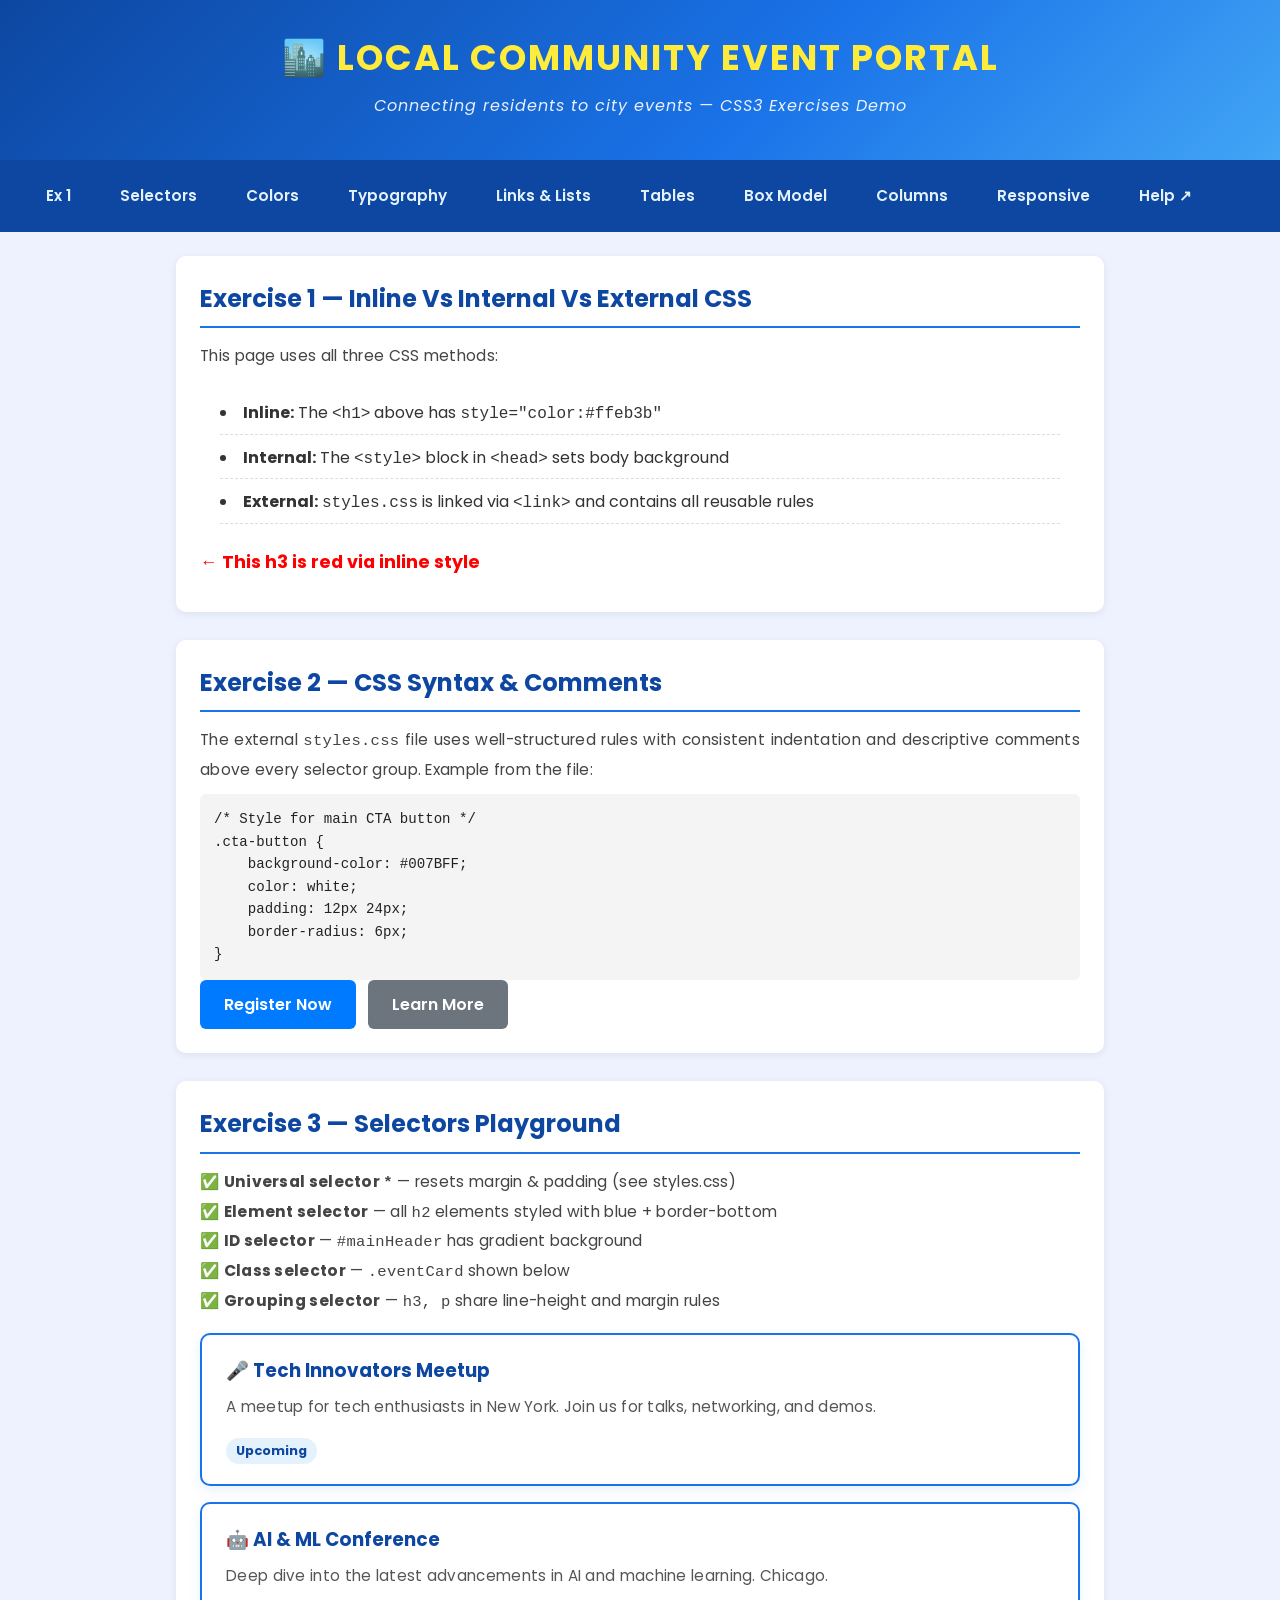
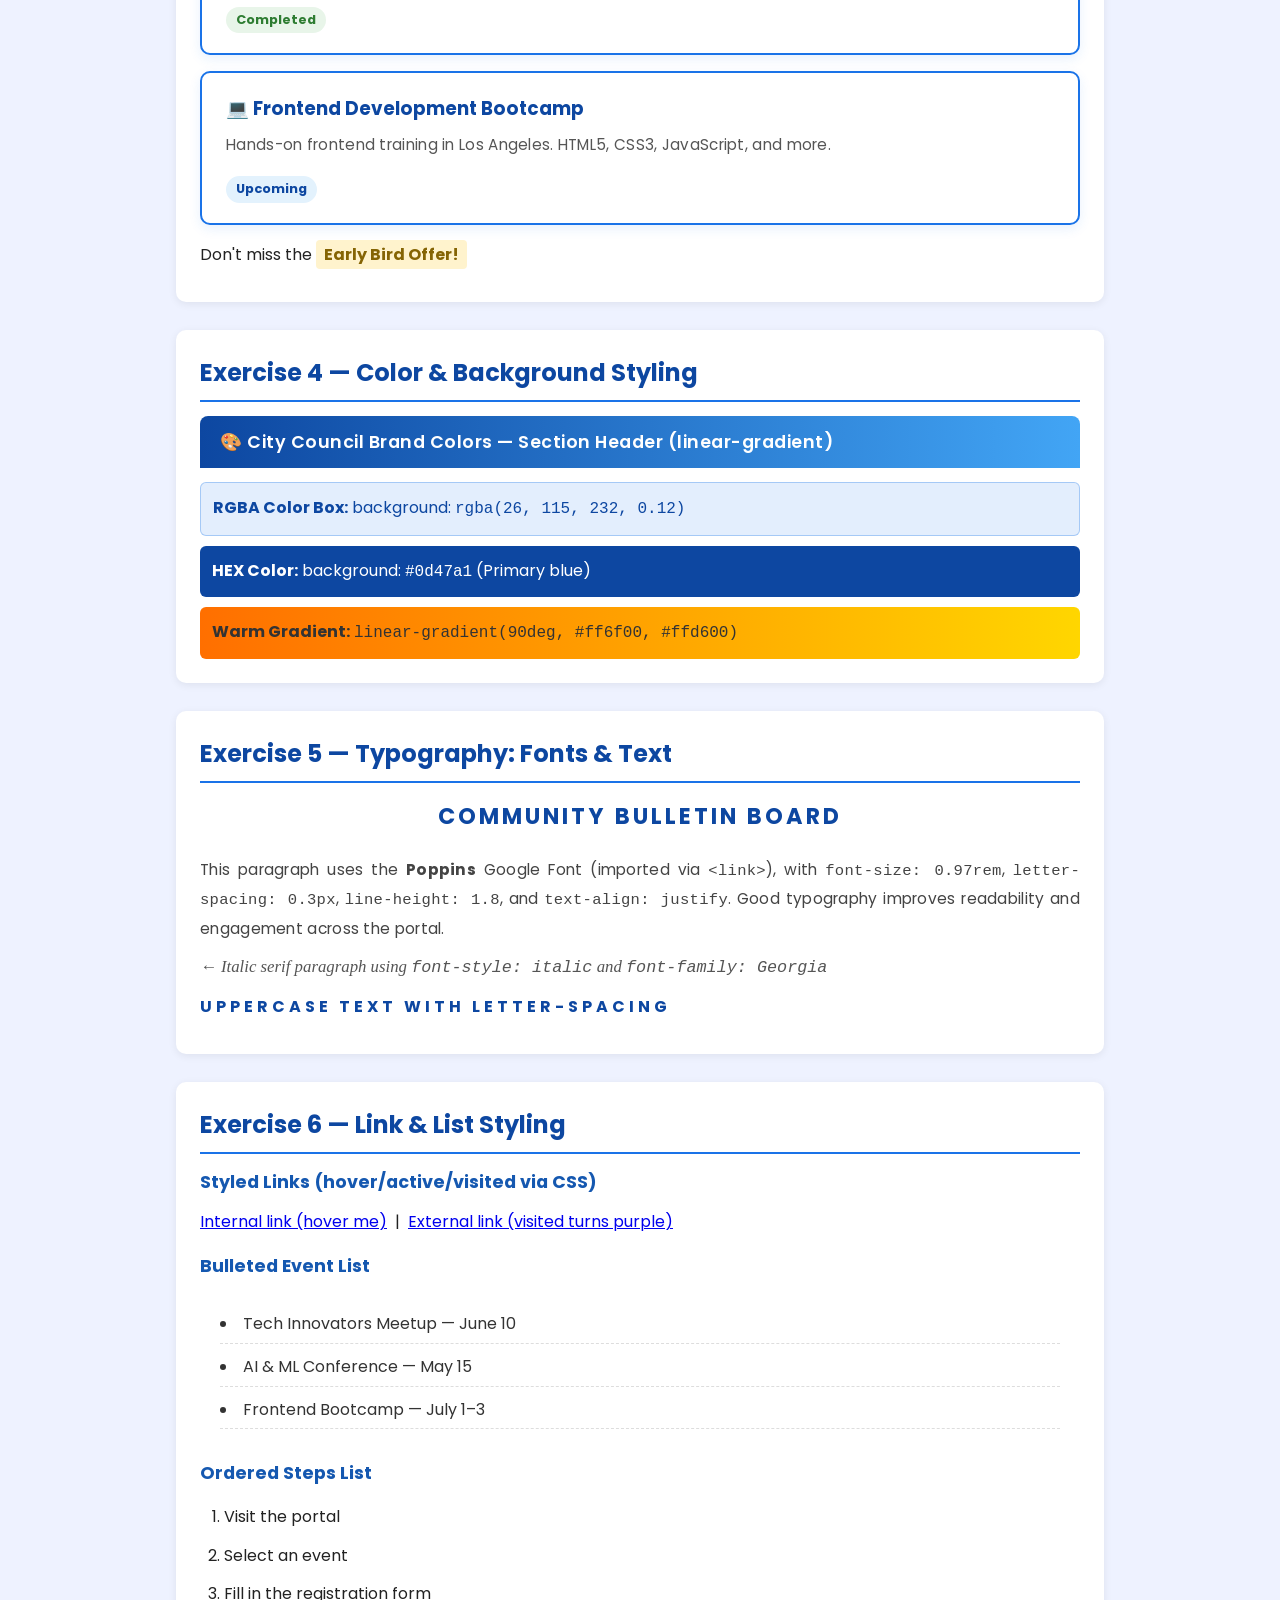
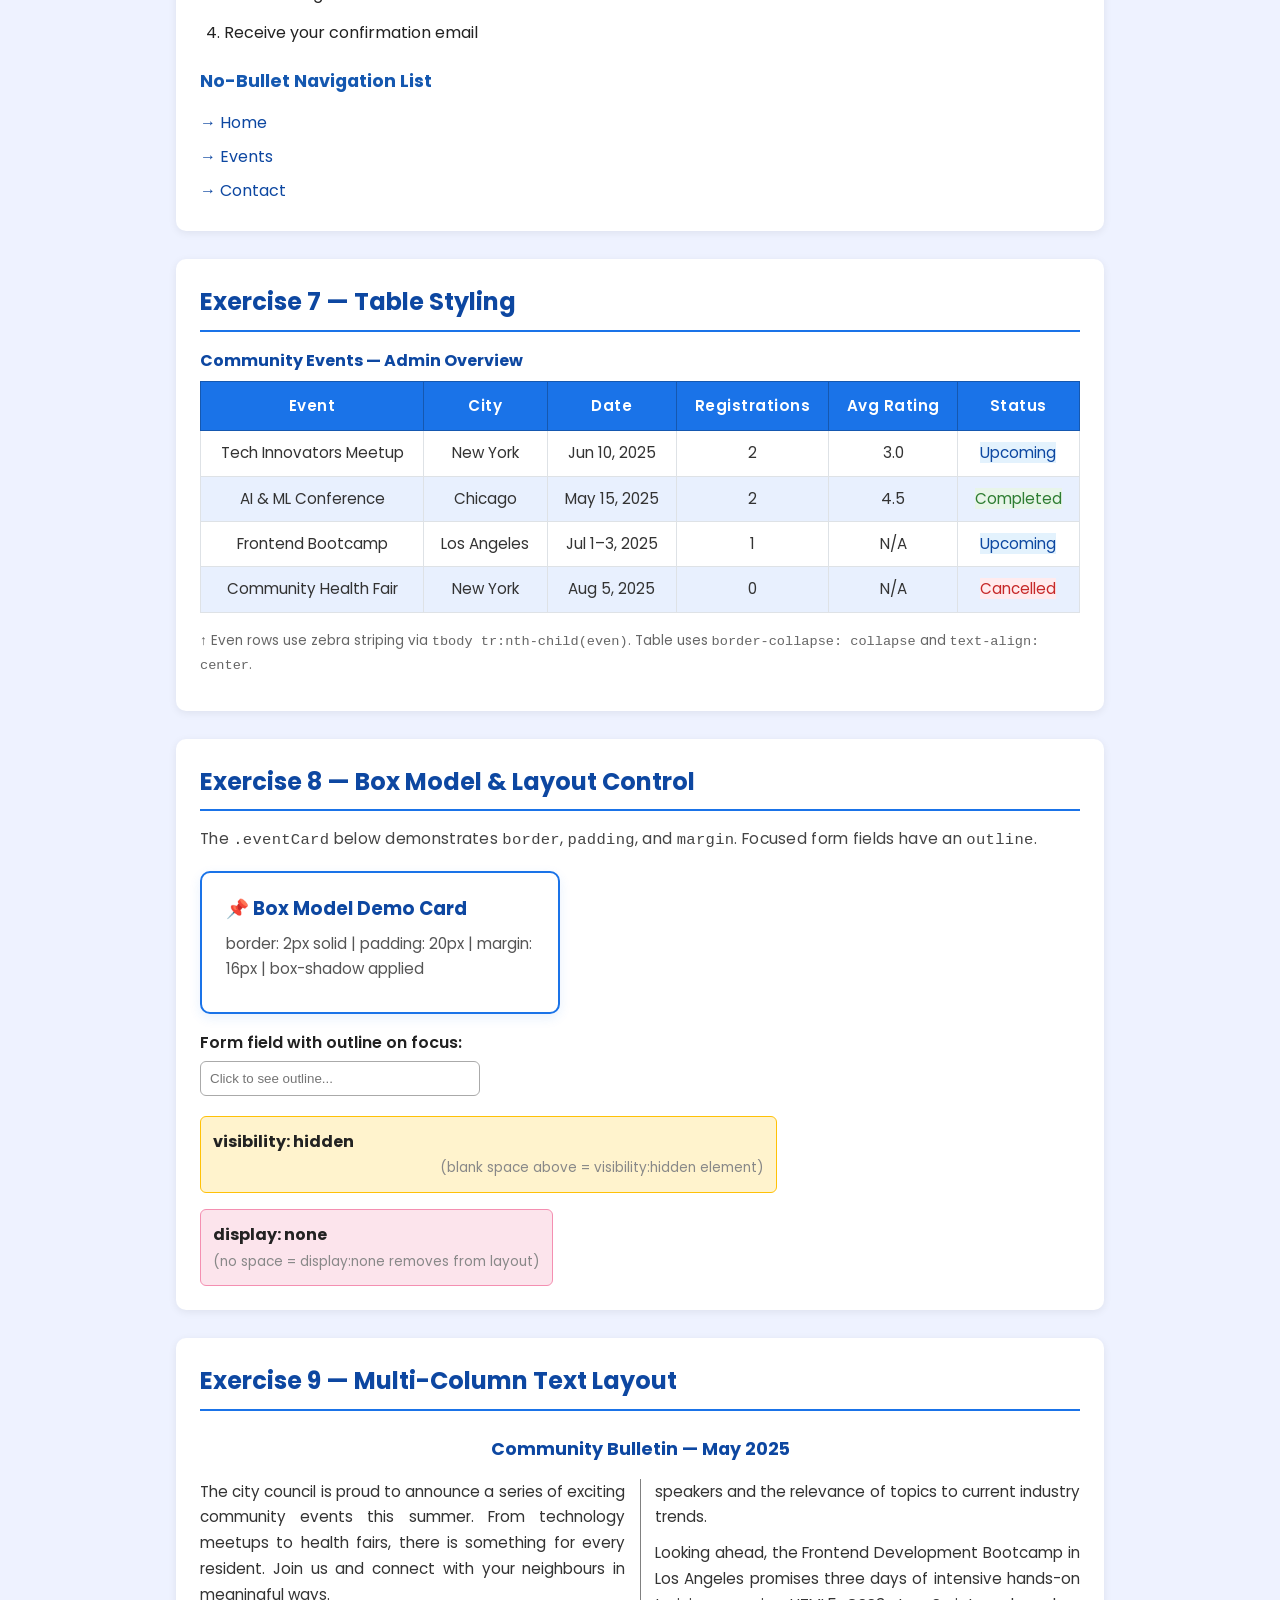
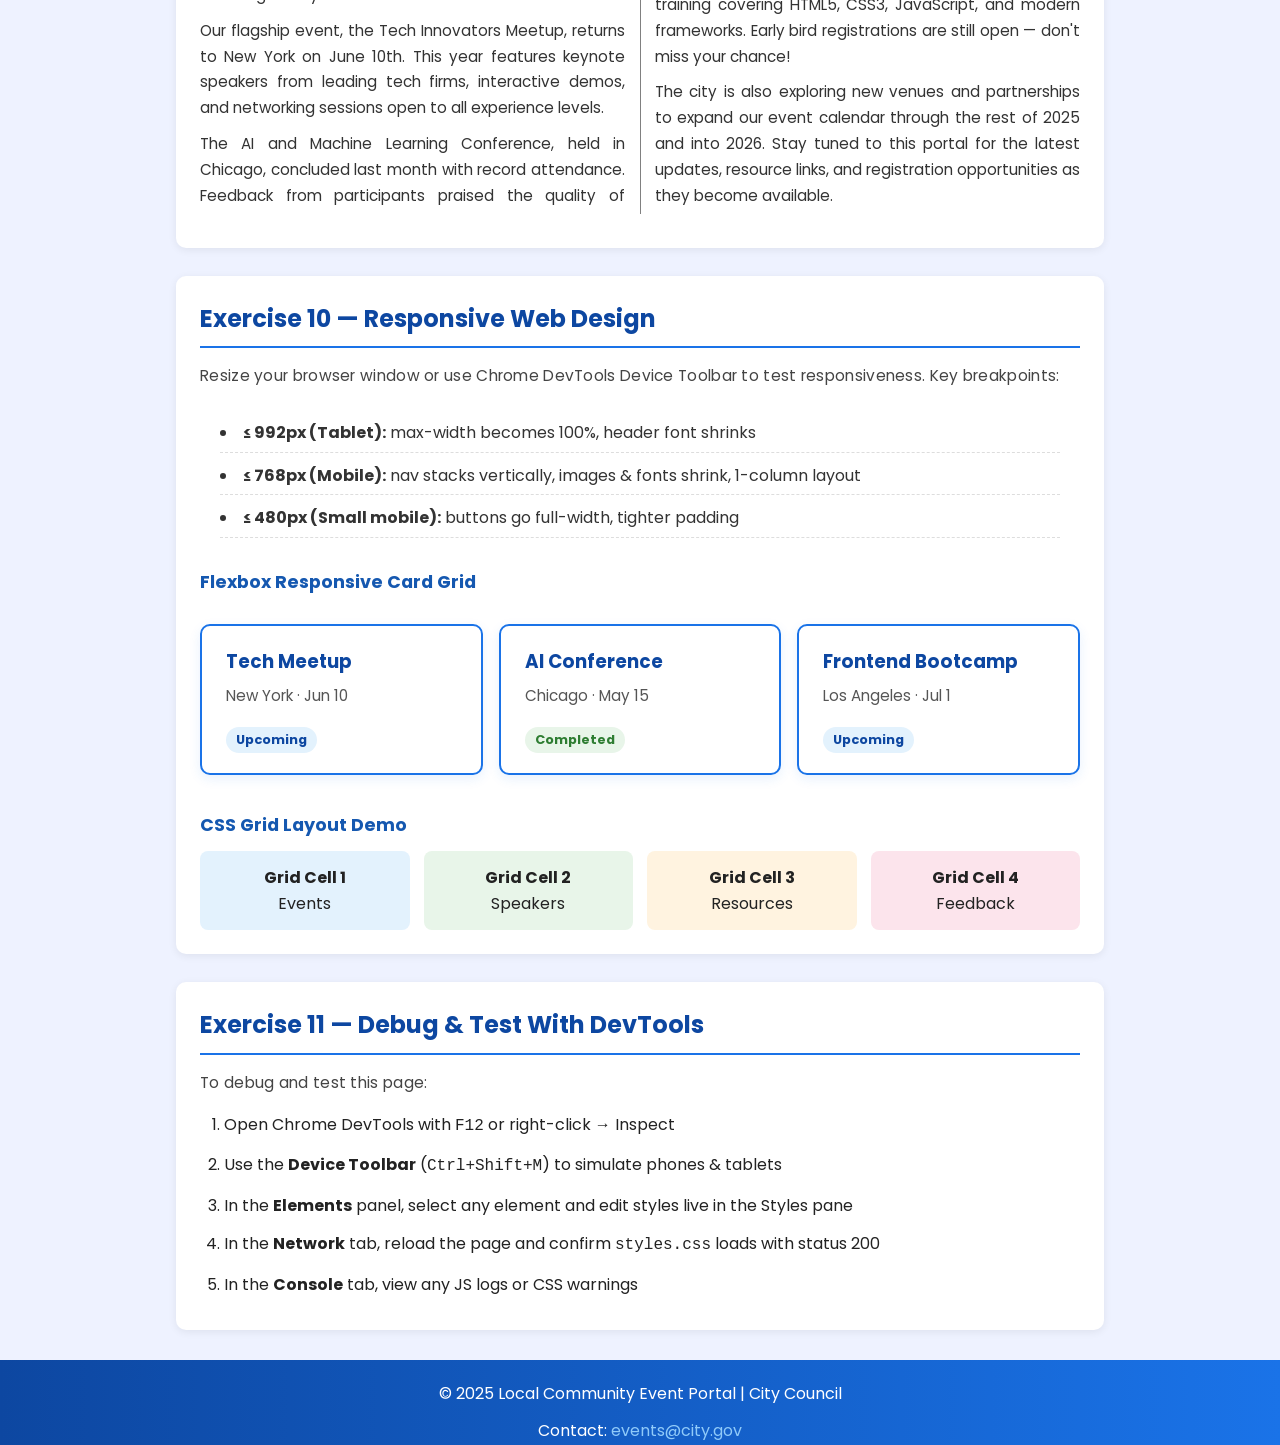
<file: UpSkilling/index.html>
<!DOCTYPE html>
<html lang="en">
<head>
  <meta charset="UTF-8" />
  <meta name="viewport" content="width=device-width, initial-scale=1.0"/>
  <title>Community Event Portal — CSS3 Exercises</title>

  <!-- Exercise 5: Google Font via <link> -->
  <link rel="preconnect" href="https://fonts.googleapis.com"/>
  <link href="https://fonts.googleapis.com/css2?family=Poppins:wght@400;600;700&display=swap" rel="stylesheet"/>

  <!-- Exercise 1: Internal (Embedded) CSS — body background override for demo -->
  <style>
    /* Exercise 1: Inline style demo is on the h1 below in HTML */
    /* This embedded block sets a body background (Exercise 1) */
    body {
      background-color: #eef2ff; /* fallback before external CSS loads */
    }
    /* Exercise 8: Visibility demo */
    .vis-demo-hidden  { visibility: hidden; }
    .vis-demo-none    { display: none; }
  </style>

  <!-- Exercise 1: External Stylesheet linked here -->
  <link rel="stylesheet" href="styles.css"/>
</head>
<body>

  <!-- ===================== HEADER ===================== -->
  <!-- Exercise 3: ID selector #mainHeader | Exercise 4: gradient background in CSS -->
  <header id="mainHeader">
    <!-- Exercise 1: inline style making heading red (demo) -->
    <h1 style="color: #ffeb3b;">🏙️ Local Community Event Portal</h1>
    <p>Connecting residents to city events — CSS3 Exercises Demo</p>
  </header>

  <!-- ===================== NAVIGATION ===================== -->
  <!-- Exercise 6: :link :hover :active :visited | list-style-type none | padding/margin -->
  <nav>
    <ul>
      <li><a href="#ex1">Ex 1</a></li>
      <li><a href="#ex3">Selectors</a></li>
      <li><a href="#ex4">Colors</a></li>
      <li><a href="#ex5">Typography</a></li>
      <li><a href="#ex6">Links &amp; Lists</a></li>
      <li><a href="#ex7">Tables</a></li>
      <li><a href="#ex8">Box Model</a></li>
      <li><a href="#ex9">Columns</a></li>
      <li><a href="#ex10">Responsive</a></li>
      <li><a href="help.html" target="_blank">Help ↗</a></li>
    </ul>
  </nav>

  <main>

    <!-- ===================== EXERCISE 1 ===================== -->
    <section id="ex1">
      <h2>Exercise 1 — Inline vs Internal vs External CSS</h2>
      <p class="description-text">
        This page uses all three CSS methods:
      </p>
      <ul class="event-list">
        <li><strong>Inline:</strong> The <code>&lt;h1&gt;</code> above has <code>style="color:#ffeb3b"</code></li>
        <li><strong>Internal:</strong> The <code>&lt;style&gt;</code> block in <code>&lt;head&gt;</code> sets body background</li>
        <li><strong>External:</strong> <code>styles.css</code> is linked via <code>&lt;link&gt;</code> and contains all reusable rules</li>
      </ul>
      <!-- Exercise 1: inline red heading demo -->
      <h3 style="color: red; margin-top:10px;">← This h3 is red via inline style</h3>
    </section>

    <!-- ===================== EXERCISE 2 ===================== -->
    <section id="ex2">
      <h2>Exercise 2 — CSS Syntax &amp; Comments</h2>
      <p class="description-text">
        The external <code>styles.css</code> file uses well-structured rules with consistent
        indentation and descriptive comments above every selector group.
        Example from the file:
      </p>
      <pre style="background:#f4f4f4;padding:14px;border-radius:6px;font-size:0.88rem;overflow:auto;">
/* Style for main CTA button */
.cta-button {
    background-color: #007BFF;
    color: white;
    padding: 12px 24px;
    border-radius: 6px;
}</pre>
      <a href="#" class="cta-button">Register Now</a>
      <a href="#" class="cta-button secondary" style="margin-left:8px;">Learn More</a>
    </section>

    <!-- ===================== EXERCISE 3 ===================== -->
    <section id="ex3">
      <h2>Exercise 3 — Selectors Playground</h2>

      <!-- Universal * already applied via styles.css -->
      <p class="description-text">
        ✅ <strong>Universal selector <code>*</code></strong> — resets margin &amp; padding (see styles.css)<br/>
        ✅ <strong>Element selector</strong> — all <code>h2</code> elements styled with blue + border-bottom<br/>
        ✅ <strong>ID selector</strong> — <code>#mainHeader</code> has gradient background<br/>
        ✅ <strong>Class selector</strong> — <code>.eventCard</code> shown below<br/>
        ✅ <strong>Grouping selector</strong> — <code>h3, p</code> share line-height and margin rules
      </p>

      <!-- Class selector: .eventCard -->
      <div class="eventCard">
        <h3>🎤 Tech Innovators Meetup</h3>
        <p class="description-text">A meetup for tech enthusiasts in New York. Join us for talks, networking, and demos.</p>
        <span class="badge upcoming">Upcoming</span>
      </div>

      <div class="eventCard">
        <h3>🤖 AI &amp; ML Conference</h3>
        <p class="description-text">Deep dive into the latest advancements in AI and machine learning. Chicago.</p>
        <span class="badge completed">Completed</span>
      </div>

      <div class="eventCard">
        <h3>💻 Frontend Development Bootcamp</h3>
        <p class="description-text">Hands-on frontend training in Los Angeles. HTML5, CSS3, JavaScript, and more.</p>
        <span class="badge upcoming">Upcoming</span>
      </div>

      <!-- Highlight class demo -->
      <p>Don't miss the <span class="highlight">Early Bird Offer!</span></p>
    </section>

    <!-- ===================== EXERCISE 4 ===================== -->
    <section id="ex4">
      <h2>Exercise 4 — Color &amp; Background Styling</h2>

      <div class="section-gradient-header">🎨 City Council Brand Colors — Section Header (linear-gradient)</div>

      <div class="rgba-box" style="margin-top:14px;">
        <strong>RGBA Color Box:</strong> background: <code>rgba(26, 115, 232, 0.12)</code>
      </div>

      <div style="margin-top:10px; padding:12px; background-color:#0d47a1; color:white; border-radius:6px;">
        <strong>HEX Color:</strong> background: <code>#0d47a1</code> (Primary blue)
      </div>

      <div style="margin-top:10px; padding:12px; background: linear-gradient(90deg,#ff6f00,#ffd600); border-radius:6px; color:#333;">
        <strong>Warm Gradient:</strong> <code>linear-gradient(90deg, #ff6f00, #ffd600)</code>
      </div>
    </section>

    <!-- ===================== EXERCISE 5 ===================== -->
    <section id="ex5">
      <h2>Exercise 5 — Typography: Fonts &amp; Text</h2>

      <!-- Google Font applied via styles.css @link in head -->
      <p class="section-title">Community Bulletin Board</p>

      <p class="description-text">
        This paragraph uses the <strong>Poppins</strong> Google Font (imported via
        <code>&lt;link&gt;</code>), with <code>font-size: 0.97rem</code>,
        <code>letter-spacing: 0.3px</code>, <code>line-height: 1.8</code>,
        and <code>text-align: justify</code>. Good typography improves readability
        and engagement across the portal.
      </p>

      <p style="font-family:'Georgia',serif; font-style:italic; font-size:1.05rem; color:#555; margin-top:10px;">
        ← Italic serif paragraph using <code>font-style: italic</code> and <code>font-family: Georgia</code>
      </p>

      <p style="text-transform:uppercase; letter-spacing:4px; font-weight:700; color:#0d47a1; margin-top:10px;">
        uppercase text with letter-spacing
      </p>
    </section>

    <!-- ===================== EXERCISE 6 ===================== -->
    <section id="ex6">
      <h2>Exercise 6 — Link &amp; List Styling</h2>

      <h3>Styled Links (hover/active/visited via CSS)</h3>
      <p>
        <a href="#ex3">Internal link (hover me)</a> &nbsp;|&nbsp;
        <a href="https://www.example.com" target="_blank">External link (visited turns purple)</a>
      </p>

      <h3 style="margin-top:16px;">Bulleted Event List</h3>
      <ul class="event-list">
        <li>Tech Innovators Meetup — June 10</li>
        <li>AI &amp; ML Conference — May 15</li>
        <li>Frontend Bootcamp — July 1–3</li>
      </ul>

      <h3 style="margin-top:16px;">Ordered Steps List</h3>
      <ol class="steps-list">
        <li>Visit the portal</li>
        <li>Select an event</li>
        <li>Fill in the registration form</li>
        <li>Receive your confirmation email</li>
      </ol>

      <h3 style="margin-top:16px;">No-Bullet Navigation List</h3>
      <ul class="no-bullet">
        <li style="padding:4px 0; color:#0d47a1;">→ Home</li>
        <li style="padding:4px 0; color:#0d47a1;">→ Events</li>
        <li style="padding:4px 0; color:#0d47a1;">→ Contact</li>
      </ul>
    </section>

    <!-- ===================== EXERCISE 7 ===================== -->
    <section id="ex7">
      <h2>Exercise 7 — Table Styling</h2>
      <table>
        <caption>Community Events — Admin Overview</caption>
        <thead>
          <tr>
            <th>Event</th>
            <th>City</th>
            <th>Date</th>
            <th>Registrations</th>
            <th>Avg Rating</th>
            <th>Status</th>
          </tr>
        </thead>
        <tbody>
          <tr>
            <td>Tech Innovators Meetup</td>
            <td>New York</td>
            <td>Jun 10, 2025</td>
            <td>2</td>
            <td>3.0</td>
            <td><span class="badge upcoming">Upcoming</span></td>
          </tr>
          <tr>
            <td>AI &amp; ML Conference</td>
            <td>Chicago</td>
            <td>May 15, 2025</td>
            <td>2</td>
            <td>4.5</td>
            <td><span class="badge completed">Completed</span></td>
          </tr>
          <tr>
            <td>Frontend Bootcamp</td>
            <td>Los Angeles</td>
            <td>Jul 1–3, 2025</td>
            <td>1</td>
            <td>N/A</td>
            <td><span class="badge upcoming">Upcoming</span></td>
          </tr>
          <tr>
            <td>Community Health Fair</td>
            <td>New York</td>
            <td>Aug 5, 2025</td>
            <td>0</td>
            <td>N/A</td>
            <td><span class="badge cancelled">Cancelled</span></td>
          </tr>
        </tbody>
      </table>
      <p style="font-size:0.85rem;color:#666;">
        ↑ Even rows use zebra striping via <code>tbody tr:nth-child(even)</code>. 
        Table uses <code>border-collapse: collapse</code> and <code>text-align: center</code>.
      </p>
    </section>

    <!-- ===================== EXERCISE 8 ===================== -->
    <section id="ex8">
      <h2>Exercise 8 — Box Model &amp; Layout Control</h2>

      <p class="description-text">
        The <code>.eventCard</code> below demonstrates <code>border</code>, <code>padding</code>,
        and <code>margin</code>. Focused form fields have an <code>outline</code>.
      </p>

      <div class="eventCard" style="max-width:360px;">
        <h3>📌 Box Model Demo Card</h3>
        <p>border: 2px solid | padding: 20px | margin: 16px | box-shadow applied</p>
      </div>

      <!-- Outline on form input demo -->
      <label style="display:block;margin-top:14px;font-weight:600;">Form field with outline on focus:</label>
      <input type="text" placeholder="Click to see outline..."
             style="padding:9px;border:1px solid #aaa;border-radius:6px;width:280px;margin-top:5px;"
             onfocus="this.style.outline='3px solid #1a73e8'"
             onblur="this.style.outline='none'"/>

      <!-- visibility: hidden vs display: none -->
      <div style="margin-top:20px; display:flex; gap:16px; flex-wrap:wrap;">
        <div style="background:#fff3cd;padding:12px;border-radius:6px;border:1px solid #ffc107;">
          <strong>visibility: hidden</strong><br/>
          <span class="vis-demo-hidden">I am invisible but take space</span>
          <span style="color:#888;font-size:0.85rem;">(blank space above = visibility:hidden element)</span>
        </div>
        <div style="background:#fce4ec;padding:12px;border-radius:6px;border:1px solid #f48fb1;">
          <strong>display: none</strong><br/>
          <span class="vis-demo-none">I am completely removed</span>
          <span style="color:#888;font-size:0.85rem;">(no space = display:none removes from layout)</span>
        </div>
      </div>
    </section>

    <!-- ===================== EXERCISE 9 ===================== -->
    <section id="ex9">
      <h2>Exercise 9 — Multi-Column Text Layout</h2>
      <article class="news-article">
        <h3>Community Bulletin — May 2025</h3>
        <p>
          The city council is proud to announce a series of exciting community events this summer.
          From technology meetups to health fairs, there is something for every resident.
          Join us and connect with your neighbours in meaningful ways.
        </p>
        <p>
          Our flagship event, the Tech Innovators Meetup, returns to New York on June 10th.
          This year features keynote speakers from leading tech firms, interactive demos,
          and networking sessions open to all experience levels.
        </p>
        <p>
          The AI and Machine Learning Conference, held in Chicago, concluded last month
          with record attendance. Feedback from participants praised the quality of speakers
          and the relevance of topics to current industry trends.
        </p>
        <p>
          Looking ahead, the Frontend Development Bootcamp in Los Angeles promises three days
          of intensive hands-on training covering HTML5, CSS3, JavaScript, and modern frameworks.
          Early bird registrations are still open — don't miss your chance!
        </p>
        <p>
          The city is also exploring new venues and partnerships to expand our event calendar
          through the rest of 2025 and into 2026. Stay tuned to this portal for the latest updates,
          resource links, and registration opportunities as they become available.
        </p>
      </article>
    </section>

    <!-- ===================== EXERCISE 10 ===================== -->
    <section id="ex10">
      <h2>Exercise 10 — Responsive Web Design</h2>
      <p class="description-text">
        Resize your browser window or use Chrome DevTools Device Toolbar to test responsiveness.
        Key breakpoints:
      </p>
      <ul class="event-list">
        <li><strong>≤ 992px (Tablet):</strong> max-width becomes 100%, header font shrinks</li>
        <li><strong>≤ 768px (Mobile):</strong> nav stacks vertically, images &amp; fonts shrink, 1-column layout</li>
        <li><strong>≤ 480px (Small mobile):</strong> buttons go full-width, tighter padding</li>
      </ul>

      <!-- Flexbox responsive demo -->
      <h3 style="margin-top:16px;">Flexbox Responsive Card Grid</h3>
      <div style="display:flex; flex-wrap:wrap; gap:16px; margin-top:10px;">
        <div class="eventCard" style="flex:1 1 200px; min-width:180px;">
          <h3>Tech Meetup</h3>
          <p>New York · Jun 10</p>
          <span class="badge upcoming">Upcoming</span>
        </div>
        <div class="eventCard" style="flex:1 1 200px; min-width:180px;">
          <h3>AI Conference</h3>
          <p>Chicago · May 15</p>
          <span class="badge completed">Completed</span>
        </div>
        <div class="eventCard" style="flex:1 1 200px; min-width:180px;">
          <h3>Frontend Bootcamp</h3>
          <p>Los Angeles · Jul 1</p>
          <span class="badge upcoming">Upcoming</span>
        </div>
      </div>

      <!-- CSS Grid demo -->
      <h3 style="margin-top:20px;">CSS Grid Layout Demo</h3>
      <div style="display:grid; grid-template-columns: repeat(auto-fit, minmax(200px, 1fr)); gap:14px; margin-top:10px;">
        <div style="background:#e3f2fd;padding:14px;border-radius:8px;text-align:center;">
          <strong>Grid Cell 1</strong><br/>Events
        </div>
        <div style="background:#e8f5e9;padding:14px;border-radius:8px;text-align:center;">
          <strong>Grid Cell 2</strong><br/>Speakers
        </div>
        <div style="background:#fff3e0;padding:14px;border-radius:8px;text-align:center;">
          <strong>Grid Cell 3</strong><br/>Resources
        </div>
        <div style="background:#fce4ec;padding:14px;border-radius:8px;text-align:center;">
          <strong>Grid Cell 4</strong><br/>Feedback
        </div>
      </div>
    </section>

    <!-- ===================== EXERCISE 11 ===================== -->
    <section id="ex11">
      <h2>Exercise 11 — Debug &amp; Test with DevTools</h2>
      <p class="description-text">
        To debug and test this page:
      </p>
      <ol class="steps-list">
        <li>Open Chrome DevTools with <kbd>F12</kbd> or right-click → Inspect</li>
        <li>Use the <strong>Device Toolbar</strong> (<kbd>Ctrl+Shift+M</kbd>) to simulate phones &amp; tablets</li>
        <li>In the <strong>Elements</strong> panel, select any element and edit styles live in the Styles pane</li>
        <li>In the <strong>Network</strong> tab, reload the page and confirm <code>styles.css</code> loads with status 200</li>
        <li>In the <strong>Console</strong> tab, view any JS logs or CSS warnings</li>
      </ol>
      <script>
        // Exercise 11: Console log for DevTools verification
        console.log('CSS3 Exercises Page Loaded');
        console.log('External stylesheet: styles.css');
        console.log('Google Font: Poppins loaded via <link>');
      </script>
    </section>

  </main>

  <!-- ===================== FOOTER ===================== -->
  <!-- Footer styles -->
  <footer>
    <p>&copy; 2025 Local Community Event Portal | City Council</p>
    <p>Contact: <a href="mailto:events@city.gov">events@city.gov</a></p>
  </footer>

</body>
</html>
</file>
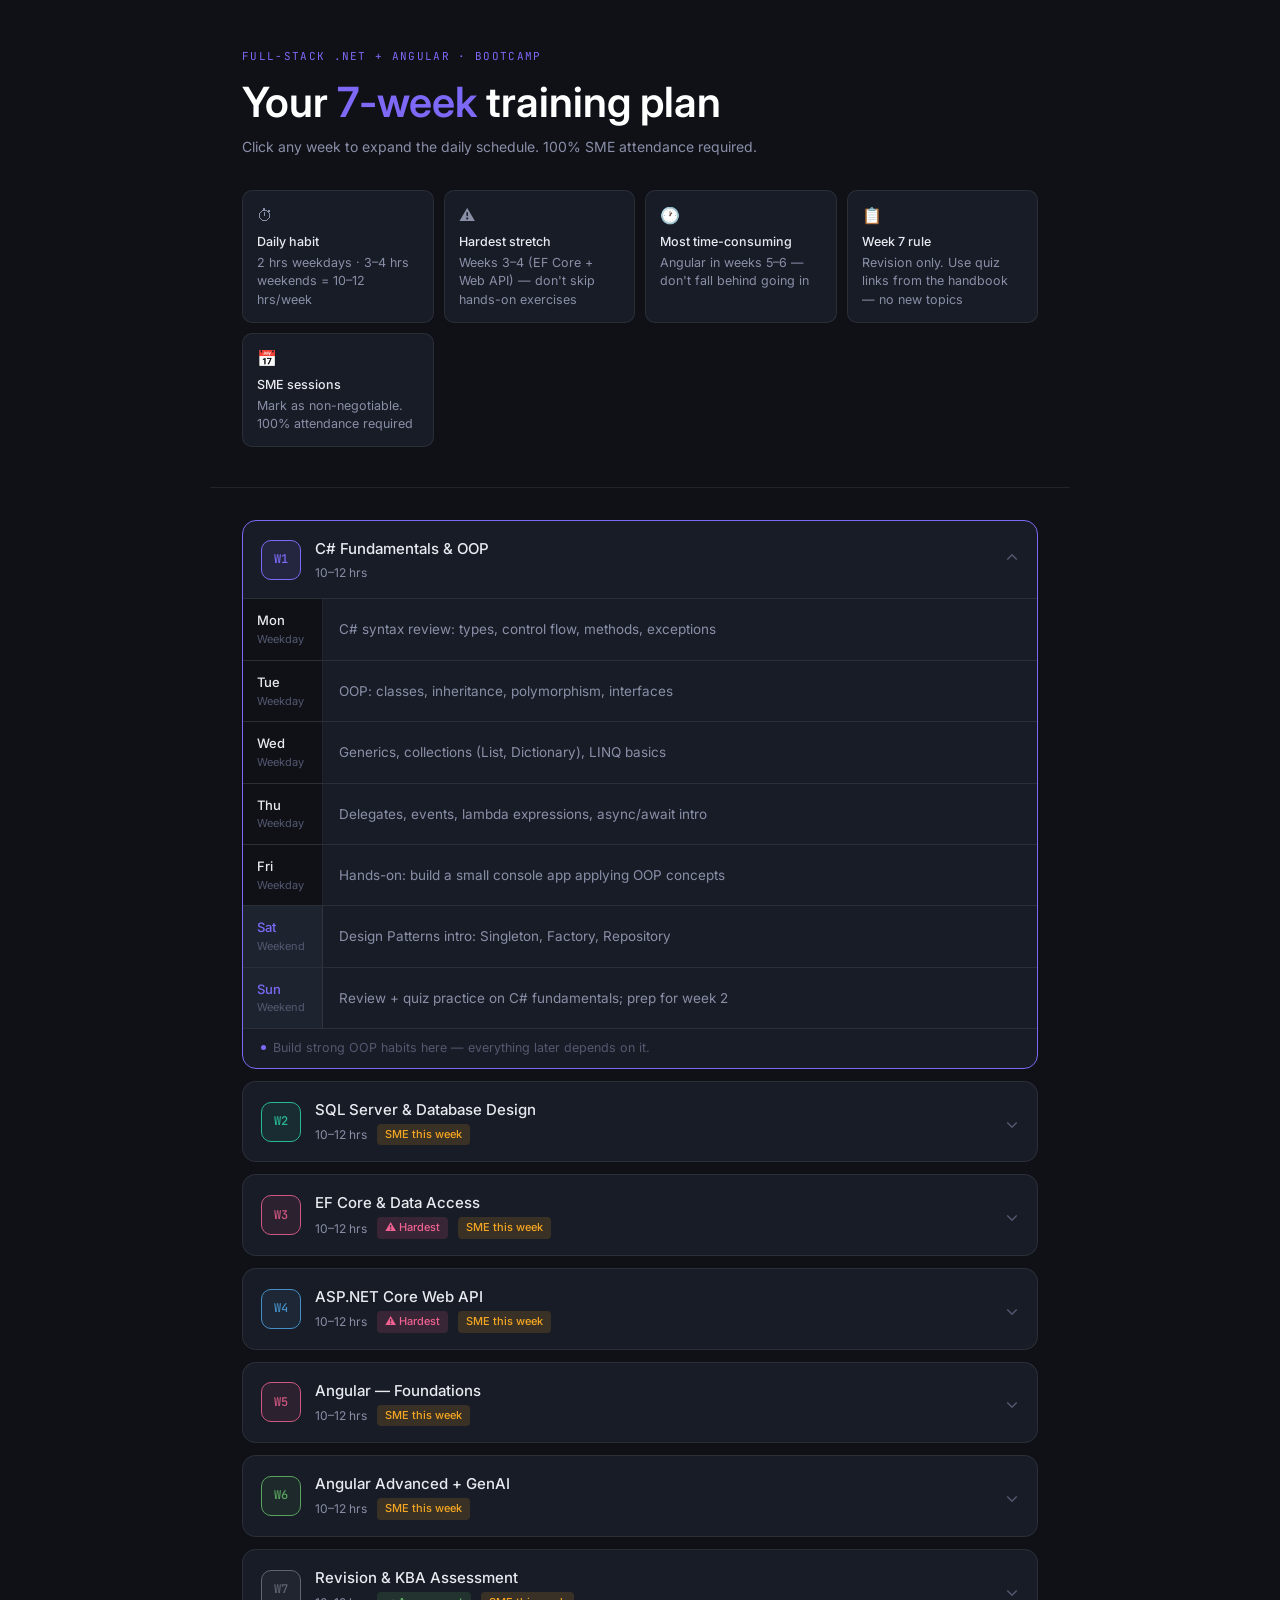
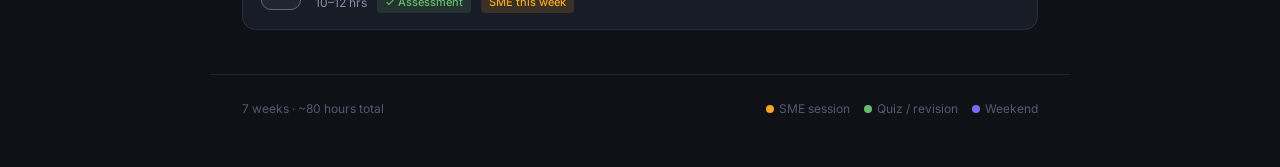
<file: training-schedule.html>
<!DOCTYPE html>
<html lang="en">
<head>
<meta charset="UTF-8">
<meta name="viewport" content="width=device-width, initial-scale=1.0">
<title>7-Week Training Schedule</title>
<link rel="preconnect" href="https://fonts.googleapis.com">
<link rel="preconnect" href="https://fonts.gstatic.com" crossorigin>
<link href="https://fonts.googleapis.com/css2?family=Inter:wght@400;500;600&family=JetBrains+Mono:wght@400;500&display=swap" rel="stylesheet">
<style>
  *, *::before, *::after { box-sizing: border-box; margin: 0; padding: 0; }

  :root {
    --bg: #0f1117;
    --surface: #181c26;
    --surface2: #1e2330;
    --border: rgba(255,255,255,0.08);
    --border-hover: rgba(255,255,255,0.15);
    --text: #e8eaf0;
    --muted: #8a8fa8;
    --dim: #545870;

    --purple: #7c6af7;
    --purple-dim: rgba(124,106,247,0.12);
    --teal: #2dd4aa;
    --teal-dim: rgba(45,212,170,0.1);
    --amber: #f5a623;
    --amber-dim: rgba(245,166,35,0.12);
    --rose: #f06292;
    --rose-dim: rgba(240,98,146,0.1);
    --blue: #4fa3e3;
    --blue-dim: rgba(79,163,227,0.1);
    --green: #66bb6a;
    --green-dim: rgba(102,187,106,0.1);
    --gray: #6e7280;
    --gray-dim: rgba(110,114,128,0.12);
  }

  body {
    background: var(--bg);
    color: var(--text);
    font-family: 'Inter', sans-serif;
    font-size: 15px;
    line-height: 1.6;
    min-height: 100vh;
  }

  /* Header */
  header {
    border-bottom: 1px solid var(--border);
    padding: 3rem 2rem 2.5rem;
    max-width: 860px;
    margin: 0 auto;
  }

  .header-eyebrow {
    font-family: 'JetBrains Mono', monospace;
    font-size: 11px;
    letter-spacing: 0.12em;
    color: var(--purple);
    text-transform: uppercase;
    margin-bottom: 0.75rem;
  }

  header h1 {
    font-size: clamp(1.8rem, 4vw, 2.6rem);
    font-weight: 600;
    color: #fff;
    line-height: 1.2;
    margin-bottom: 0.5rem;
  }

  header h1 span {
    color: var(--purple);
  }

  .header-sub {
    color: var(--muted);
    font-size: 14px;
    margin-bottom: 2rem;
  }

  /* Tips strip */
  .tips-grid {
    display: grid;
    grid-template-columns: repeat(auto-fit, minmax(180px, 1fr));
    gap: 10px;
    margin-top: 1.5rem;
  }

  .tip-card {
    background: var(--surface);
    border: 1px solid var(--border);
    border-radius: 10px;
    padding: 12px 14px;
    font-size: 12.5px;
    color: var(--muted);
    line-height: 1.5;
  }

  .tip-card .tip-icon {
    font-size: 16px;
    margin-bottom: 6px;
    display: block;
  }

  .tip-card strong {
    color: var(--text);
    font-weight: 500;
    display: block;
    margin-bottom: 2px;
  }

  /* Main layout */
  main {
    max-width: 860px;
    margin: 0 auto;
    padding: 2rem;
  }

  /* Progress bar */
  .progress-row {
    display: flex;
    gap: 4px;
    margin-bottom: 2rem;
    align-items: center;
  }

  .progress-seg {
    flex: 1;
    height: 4px;
    border-radius: 2px;
    background: var(--surface2);
    cursor: pointer;
    transition: opacity 0.2s;
  }

  .progress-seg.active { opacity: 1; }
  .progress-seg:not(.active) { opacity: 0.4; }

  /* Week card */
  .week-card {
    border: 1px solid var(--border);
    border-radius: 14px;
    margin-bottom: 12px;
    overflow: hidden;
    background: var(--surface);
    transition: border-color 0.2s;
  }

  .week-card:hover { border-color: var(--border-hover); }

  .week-card.open {
    border-color: var(--week-accent, var(--purple));
  }

  .week-header {
    display: flex;
    align-items: center;
    gap: 14px;
    padding: 16px 18px;
    cursor: pointer;
    user-select: none;
    -webkit-user-select: none;
  }

  .wk-dot {
    width: 40px;
    height: 40px;
    border-radius: 10px;
    display: flex;
    align-items: center;
    justify-content: center;
    font-family: 'JetBrains Mono', monospace;
    font-size: 12px;
    font-weight: 500;
    flex-shrink: 0;
    background: var(--week-dim);
    color: var(--week-accent);
    border: 1px solid var(--week-accent);
    opacity: 0.85;
  }

  .week-card.open .wk-dot { opacity: 1; }

  .wk-info { flex: 1; min-width: 0; }

  .wk-info h2 {
    font-size: 15px;
    font-weight: 500;
    color: var(--text);
    white-space: nowrap;
    overflow: hidden;
    text-overflow: ellipsis;
    margin-bottom: 2px;
  }

  .wk-meta {
    display: flex;
    align-items: center;
    gap: 10px;
    font-size: 12px;
    color: var(--muted);
  }

  .wk-badge {
    display: inline-flex;
    align-items: center;
    gap: 4px;
    padding: 2px 8px;
    border-radius: 4px;
    font-size: 11px;
    font-weight: 500;
  }

  .badge-sme { background: rgba(245,166,35,0.15); color: var(--amber); }
  .badge-hard { background: rgba(240,98,146,0.15); color: var(--rose); }
  .badge-assess { background: rgba(102,187,106,0.15); color: var(--green); }

  .wk-chevron {
    color: var(--dim);
    font-size: 18px;
    flex-shrink: 0;
    transition: transform 0.25s;
    line-height: 1;
  }

  .week-card.open .wk-chevron { transform: rotate(180deg); }

  /* Body */
  .week-body {
    display: none;
    border-top: 1px solid var(--border);
  }

  .week-card.open .week-body { display: block; }

  .day-list { border-bottom: 1px solid var(--border); }

  .day-item {
    display: grid;
    grid-template-columns: 80px 1fr;
    border-bottom: 1px solid var(--border);
  }

  .day-item:last-child { border-bottom: none; }

  .day-left {
    padding: 11px 14px;
    background: var(--bg);
    display: flex;
    flex-direction: column;
    justify-content: center;
    border-right: 1px solid var(--border);
  }

  .day-name {
    font-weight: 500;
    font-size: 13px;
    color: var(--text);
  }

  .day-type {
    font-size: 11px;
    color: var(--dim);
  }

  .day-right {
    padding: 11px 16px;
    font-size: 13.5px;
    color: var(--muted);
    display: flex;
    align-items: center;
    gap: 10px;
    flex-wrap: wrap;
    line-height: 1.5;
  }

  .day-right .task-text { flex: 1; min-width: 180px; }

  .tag {
    display: inline-flex;
    align-items: center;
    gap: 3px;
    padding: 2px 7px;
    border-radius: 4px;
    font-size: 11px;
    font-weight: 500;
    white-space: nowrap;
    flex-shrink: 0;
  }

  .tag-sme { background: rgba(245,166,35,0.15); color: var(--amber); }
  .tag-quiz { background: rgba(102,187,106,0.15); color: var(--green); }
  .tag-rest { background: var(--surface2); color: var(--dim); }

  /* Weekend rows */
  .day-item.weekend .day-left { background: var(--surface2); }
  .day-item.weekend .day-name { color: var(--purple); }

  /* Week footer note */
  .week-note {
    padding: 10px 18px;
    font-size: 12.5px;
    color: var(--dim);
    line-height: 1.5;
    display: flex;
    align-items: flex-start;
    gap: 7px;
  }

  .note-dot {
    width: 5px;
    height: 5px;
    border-radius: 50%;
    background: var(--week-accent);
    margin-top: 6px;
    flex-shrink: 0;
  }

  /* Timeline sidebar line */
  .timeline-wrap {
    position: relative;
  }

  /* Footer */
  footer {
    max-width: 860px;
    margin: 0 auto;
    padding: 1.5rem 2rem 3rem;
    border-top: 1px solid var(--border);
    display: flex;
    justify-content: space-between;
    align-items: center;
    font-size: 12px;
    color: var(--dim);
    flex-wrap: wrap;
    gap: 8px;
  }

  .footer-legend {
    display: flex;
    gap: 14px;
    flex-wrap: wrap;
  }

  .legend-item {
    display: flex;
    align-items: center;
    gap: 5px;
  }

  .legend-dot {
    width: 8px;
    height: 8px;
    border-radius: 50%;
  }

  @media (max-width: 600px) {
    header, main { padding: 1.5rem 1rem; }
    .day-item { grid-template-columns: 64px 1fr; }
    .wk-info h2 { font-size: 14px; }
    .tips-grid { grid-template-columns: 1fr 1fr; }
  }

  @media (prefers-reduced-motion: reduce) {
    *, *::before, *::after { transition: none !important; }
  }
</style>
</head>
<body>

<header>
  <p class="header-eyebrow">Full-Stack .NET + Angular · Bootcamp</p>
  <h1>Your <span>7-week</span> training plan</h1>
  <p class="header-sub">Click any week to expand the daily schedule. 100% SME attendance required.</p>

  <div class="tips-grid">
    <div class="tip-card">
      <span class="tip-icon">⏱</span>
      <strong>Daily habit</strong>
      2 hrs weekdays · 3–4 hrs weekends = 10–12 hrs/week
    </div>
    <div class="tip-card">
      <span class="tip-icon">⚠️</span>
      <strong>Hardest stretch</strong>
      Weeks 3–4 (EF Core + Web API) — don't skip hands-on exercises
    </div>
    <div class="tip-card">
      <span class="tip-icon">🕐</span>
      <strong>Most time-consuming</strong>
      Angular in weeks 5–6 — don't fall behind going in
    </div>
    <div class="tip-card">
      <span class="tip-icon">📋</span>
      <strong>Week 7 rule</strong>
      Revision only. Use quiz links from the handbook — no new topics
    </div>
    <div class="tip-card">
      <span class="tip-icon">📅</span>
      <strong>SME sessions</strong>
      Mark as non-negotiable. 100% attendance required
    </div>
  </div>
</header>

<main>
  <div id="weeks"></div>
</main>

<footer>
  <span>7 weeks · ~80 hours total</span>
  <div class="footer-legend">
    <div class="legend-item"><div class="legend-dot" style="background:#f5a623"></div> SME session</div>
    <div class="legend-item"><div class="legend-dot" style="background:#66bb6a"></div> Quiz / revision</div>
    <div class="legend-item"><div class="legend-dot" style="background:#7c6af7"></div> Weekend</div>
  </div>
</footer>

<script>
const weeks = [
  {
    num: 1, topic: "C# Fundamentals & OOP",
    accent: "#7c6af7", dim: "rgba(124,106,247,0.12)",
    note: "Build strong OOP habits here — everything later depends on it.",
    days: [
      { day: "Mon", tasks: "C# syntax review: types, control flow, methods, exceptions" },
      { day: "Tue", tasks: "OOP: classes, inheritance, polymorphism, interfaces" },
      { day: "Wed", tasks: "Generics, collections (List, Dictionary), LINQ basics" },
      { day: "Thu", tasks: "Delegates, events, lambda expressions, async/await intro" },
      { day: "Fri", tasks: "Hands-on: build a small console app applying OOP concepts" },
      { day: "Sat", tasks: "Design Patterns intro: Singleton, Factory, Repository", weekend: true },
      { day: "Sun", tasks: "Review + quiz practice on C# fundamentals; prep for week 2", weekend: true },
    ]
  },
  {
    num: 2, topic: "SQL Server & Database Design",
    accent: "#2dd4aa", dim: "rgba(45,212,170,0.10)",
    note: "Focus on clean, efficient queries — you'll use these heavily with EF Core in week 3.",
    days: [
      { day: "Mon", tasks: "Relational DB concepts, normalization, ER diagrams" },
      { day: "Tue", tasks: "SQL: SELECT, JOINs, GROUP BY, subqueries, CTEs" },
      { day: "Wed", tasks: "Stored procedures, views, indexes, transactions" },
      { day: "Thu", tasks: "SME session + Q&A", sme: true },
      { day: "Fri", tasks: "Hands-on: design and query a sample database schema" },
      { day: "Sat", tasks: "Advanced SQL: window functions, performance tuning basics", weekend: true },
      { day: "Sun", tasks: "Review week 2 + mini quiz; preview EF Core concepts", weekend: true },
    ]
  },
  {
    num: 3, topic: "EF Core & Data Access",
    accent: "#f06292", dim: "rgba(240,98,146,0.10)",
    hard: true,
    note: "Technically hardest week — do not skip the hands-on exercises.",
    days: [
      { day: "Mon", tasks: "EF Core setup: DbContext, migrations, code-first approach" },
      { day: "Tue", tasks: "Relationships: one-to-many, many-to-many, fluent API" },
      { day: "Wed", tasks: "LINQ with EF Core: querying, filtering, eager/lazy loading" },
      { day: "Thu", tasks: "SME session + hands-on EF Core exercise", sme: true },
      { day: "Fri", tasks: "Repository pattern with EF Core; unit of work pattern" },
      { day: "Sat", tasks: "Hands-on: full CRUD app using EF Core + SQL Server", weekend: true },
      { day: "Sun", tasks: "Review + troubleshoot exercises; prep for Web API week", weekend: true },
    ]
  },
  {
    num: 4, topic: "ASP.NET Core Web API",
    accent: "#4fa3e3", dim: "rgba(79,163,227,0.10)",
    hard: true,
    note: "Master REST principles and dependency injection before moving on.",
    days: [
      { day: "Mon", tasks: "ASP.NET Core intro: middleware, dependency injection, routing" },
      { day: "Tue", tasks: "Building REST APIs: controllers, action methods, status codes" },
      { day: "Wed", tasks: "Request/response: model binding, validation, DTOs, AutoMapper" },
      { day: "Thu", tasks: "SME session + API design Q&A", sme: true },
      { day: "Fri", tasks: "Authentication: JWT, claims, securing endpoints" },
      { day: "Sat", tasks: "Hands-on: full REST API wired to EF Core + SQL Server", weekend: true },
      { day: "Sun", tasks: "Testing APIs with Swagger / Postman; review week 4", weekend: true },
    ]
  },
  {
    num: 5, topic: "Angular — Foundations",
    accent: "#f06292", dim: "rgba(240,98,146,0.10)",
    note: "Most time-consuming module — don't fall behind entering this week.",
    days: [
      { day: "Mon", tasks: "Angular CLI, project structure, modules, component lifecycle" },
      { day: "Tue", tasks: "Templates: data binding, directives (ngIf, ngFor), pipes" },
      { day: "Wed", tasks: "Services, dependency injection, HTTP client, RxJS basics" },
      { day: "Thu", tasks: "SME session + Angular architecture Q&A", sme: true },
      { day: "Fri", tasks: "Routing: lazy loading, route guards, nested routes" },
      { day: "Sat", tasks: "Hands-on: multi-page Angular app consuming your .NET API", weekend: true },
      { day: "Sun", tasks: "Forms: template-driven vs reactive forms; validation", weekend: true },
    ]
  },
  {
    num: 6, topic: "Angular Advanced + GenAI",
    accent: "#66bb6a", dim: "rgba(102,187,106,0.10)",
    note: "Finish Angular strong, then pivot to GenAI concepts for KBA prep.",
    days: [
      { day: "Mon", tasks: "State management: NgRx basics or lightweight service state" },
      { day: "Tue", tasks: "Angular testing: unit tests with Jasmine/Karma, TestBed" },
      { day: "Wed", tasks: "GenAI fundamentals: LLMs, prompting, RAG, responsible AI" },
      { day: "Thu", tasks: "SME session + GenAI use-case discussion", sme: true },
      { day: "Fri", tasks: "Integrating GenAI APIs into .NET / Angular apps" },
      { day: "Sat", tasks: "Hands-on: end-to-end full-stack project (Angular + Web API + EF Core)", weekend: true },
      { day: "Sun", tasks: "Project wrap-up + self-review of weeks 1–6", weekend: true },
    ]
  },
  {
    num: 7, topic: "Revision & KBA Assessment",
    accent: "#6e7280", dim: "rgba(110,114,128,0.12)",
    assess: true,
    note: "No new topics. Use quiz links from the handbook for Angular, GenAI, and Design Patterns.",
    days: [
      { day: "Mon", tasks: "Revise C#, OOP, Design Patterns; complete handbook quizzes", quiz: true },
      { day: "Tue", tasks: "Revise EF Core, SQL Server, Web API concepts", quiz: true },
      { day: "Wed", tasks: "Revise Angular (all modules) using handbook quiz links", quiz: true },
      { day: "Thu", tasks: "Revise GenAI + mock KBA practice session", quiz: true },
      { day: "Fri", tasks: "Final SME session / last Q&A before assessment", sme: true },
      { day: "Sat", tasks: "Full mock KBA run-through; identify weak areas", weekend: true, quiz: true },
      { day: "Sun", tasks: "Light review only — rest, confidence, prepare for KBA", weekend: true, rest: true },
    ]
  }
];

const container = document.getElementById('weeks');

weeks.forEach((w, i) => {
  const card = document.createElement('div');
  card.className = 'week-card';
  card.style.setProperty('--week-accent', w.accent);
  card.style.setProperty('--week-dim', w.dim);

  const badges = [];
  if (w.hard) badges.push(`<span class="wk-badge badge-hard">⚠ Hardest</span>`);
  if (w.assess) badges.push(`<span class="wk-badge badge-assess">✓ Assessment</span>`);
  const hasSme = w.days.some(d => d.sme);
  if (hasSme) badges.push(`<span class="wk-badge badge-sme">SME this week</span>`);

  const daysHtml = w.days.map(d => {
    const isWeekend = d.weekend ? 'weekend' : '';
    const dayType = d.weekend ? 'Weekend' : 'Weekday';
    const tags = [];
    if (d.sme) tags.push(`<span class="tag tag-sme">SME</span>`);
    if (d.quiz) tags.push(`<span class="tag tag-quiz">Quiz</span>`);
    if (d.rest) tags.push(`<span class="tag tag-rest">Rest</span>`);

    return `<div class="day-item ${isWeekend}">
      <div class="day-left">
        <span class="day-name">${d.day}</span>
        <span class="day-type">${dayType}</span>
      </div>
      <div class="day-right">
        <span class="task-text">${d.tasks}</span>
        ${tags.join('')}
      </div>
    </div>`;
  }).join('');

  card.innerHTML = `
    <div class="week-header" role="button" aria-expanded="false" tabindex="0">
      <div class="wk-dot">W${w.num}</div>
      <div class="wk-info">
        <h2>${w.topic}</h2>
        <div class="wk-meta">
          <span>10–12 hrs</span>
          ${badges.join('')}
        </div>
      </div>
      <span class="wk-chevron">⌄</span>
    </div>
    <div class="week-body">
      <div class="day-list">${daysHtml}</div>
      <div class="week-note">
        <div class="note-dot"></div>
        <span>${w.note}</span>
      </div>
    </div>
  `;

  const header = card.querySelector('.week-header');
  const toggle = () => {
    const isOpen = card.classList.contains('open');
    card.classList.toggle('open', !isOpen);
    header.setAttribute('aria-expanded', String(!isOpen));
  };
  header.addEventListener('click', toggle);
  header.addEventListener('keydown', e => {
    if (e.key === 'Enter' || e.key === ' ') { e.preventDefault(); toggle(); }
  });

  container.appendChild(card);
});

// Open week 1 by default
document.querySelector('.week-card .week-header').click();
</script>
</body>
</html>
</file>
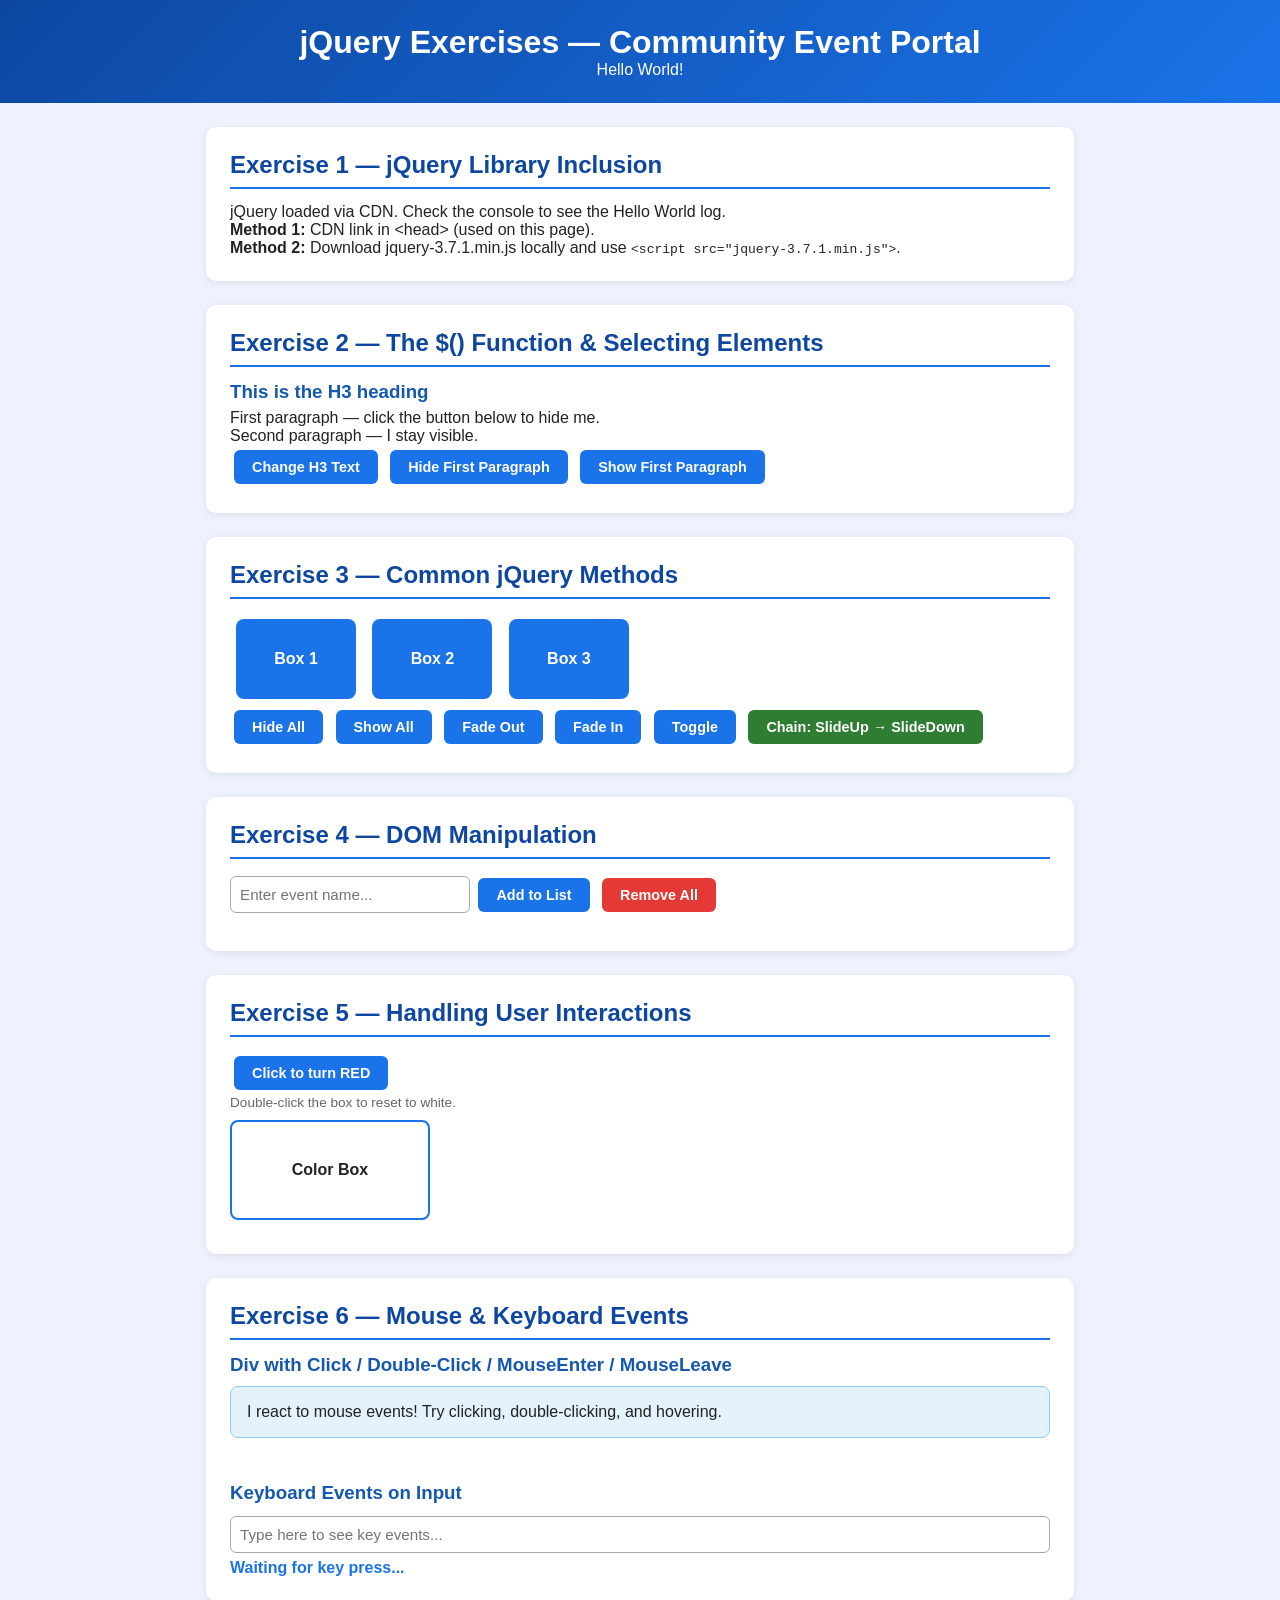
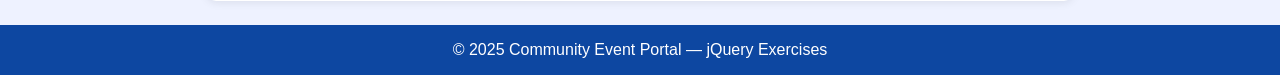
<file: UpSkilling/index2.html>
<!DOCTYPE html>
<html lang="en">
<head>
  <meta charset="UTF-8"/>
  <meta name="viewport" content="width=device-width, initial-scale=1.0"/>
  <title>jQuery Exercises — Community Event Portal</title>

  <!-- Exercise 1: jQuery via CDN -->
  <script src="https://code.jquery.com/jquery-3.7.1.min.js"></script>

  <style>
    * { margin:0; padding:0; box-sizing:border-box; }
    body { font-family:'Segoe UI',sans-serif; background:#eef2ff; color:#222; }
    header { background:linear-gradient(135deg,#0d47a1,#1a73e8); color:white; padding:24px; text-align:center; }
    main { max-width:900px; margin:24px auto; padding:0 16px; }
    section { background:white; border-radius:10px; padding:24px; margin-bottom:24px; box-shadow:0 2px 8px rgba(0,0,0,0.08); }
    h2 { color:#0d47a1; border-bottom:2px solid #1a73e8; padding-bottom:8px; margin-bottom:14px; }
    h3 { color:#1558b0; margin:12px 0 6px; }
    button { cursor:pointer; padding:9px 18px; border-radius:6px; border:none; background:#1a73e8; color:white; font-size:0.9rem; font-weight:600; margin:5px 4px; transition:background 0.2s; }
    button:hover { background:#1558b0; }
    button.red   { background:#e53935; } button.red:hover { background:#b71c1c; }
    button.green { background:#2e7d32; } button.green:hover { background:#1b5e20; }
    .box { width:120px; height:80px; background:#1a73e8; color:white; display:inline-flex; align-items:center; justify-content:center; border-radius:8px; margin:6px; font-weight:bold; cursor:pointer; }
    #colorBox { width:200px; height:100px; background:white; border:2px solid #1a73e8; border-radius:8px; margin:10px 0; display:flex; align-items:center; justify-content:center; font-weight:bold; transition:background 0.3s; }
    #divText { background:#e3f2fd; padding:16px; border-radius:8px; border:1px solid #90caf9; margin:10px 0; font-size:1rem; cursor:pointer; }
    input[type=text] { padding:9px; border:1px solid #aaa; border-radius:6px; font-size:0.95rem; width:240px; }
    ul#itemList { list-style:disc; padding-left:24px; margin:10px 0; }
    ul#itemList li { padding:4px 0; color:#333; border-bottom:1px dashed #ddd; }
    #keyInput { width:100%; padding:9px; border:1px solid #aaa; border-radius:6px; font-size:0.95rem; margin-top:6px; }
    #keyOutput { margin-top:6px; color:#1a73e8; font-weight:bold; }
    footer { background:#0d47a1; color:white; text-align:center; padding:16px; margin-top:20px; }
  </style>
</head>
<body>

<header>
  <h1>jQuery Exercises — Community Event Portal</h1>
  <!-- Exercise 1 Bonus: Hello World element -->
  <p id="helloWorld">Hello World!</p>
</header>

<main>

  <!-- ======================================================
       EXERCISE 1: jQuery Library Inclusion
  ====================================================== -->
  <section id="ex1">
    <h2>Exercise 1 — jQuery Library Inclusion</h2>
    <p>jQuery loaded via CDN. Check the console to see the Hello World log.</p>
    <p><strong>Method 1:</strong> CDN link in &lt;head&gt; (used on this page).</p>
    <p><strong>Method 2:</strong> Download jquery-3.7.1.min.js locally and use <code>&lt;script src="jquery-3.7.1.min.js"&gt;</code>.</p>
  </section>

  <!-- ======================================================
       EXERCISE 2: The $() Function
  ====================================================== -->
  <section id="ex2">
    <h2>Exercise 2 — The $() Function &amp; Selecting Elements</h2>
    <h3 id="ex2Heading">This is the H3 heading</h3>
    <p id="ex2Para1">First paragraph — click the button below to hide me.</p>
    <p id="ex2Para2">Second paragraph — I stay visible.</p>
    <button id="changeTextBtn">Change H3 Text</button>
    <button id="hidePara1Btn">Hide First Paragraph</button>
    <button id="showPara1Btn">Show First Paragraph</button>
  </section>

  <!-- ======================================================
       EXERCISE 3: jQuery Methods
  ====================================================== -->
  <section id="ex3">
    <h2>Exercise 3 — Common jQuery Methods</h2>
    <div class="box" id="box1">Box 1</div>
    <div class="box" id="box2">Box 2</div>
    <div class="box" id="box3">Box 3</div>
    <br/>
    <button id="hideBtn">Hide All</button>
    <button id="showBtn">Show All</button>
    <button id="fadeOutBtn">Fade Out</button>
    <button id="fadeInBtn">Fade In</button>
    <button id="toggleBtn">Toggle</button>
    <button id="chainBtn" class="green">Chain: SlideUp → SlideDown</button>
  </section>

  <!-- ======================================================
       EXERCISE 4: DOM Manipulation
  ====================================================== -->
  <section id="ex4">
    <h2>Exercise 4 — DOM Manipulation</h2>
    <input type="text" id="itemInput" placeholder="Enter event name..." />
    <button id="addItemBtn">Add to List</button>
    <button id="removeAllBtn" class="red">Remove All</button>
    <ul id="itemList"></ul>
  </section>

  <!-- ======================================================
       EXERCISE 5: Working with Events
  ====================================================== -->
  <section id="ex5">
    <h2>Exercise 5 — Handling User Interactions</h2>
    <button id="colorBtn">Click to turn RED</button>
    <p style="font-size:0.85rem;color:#666;">Double-click the box to reset to white.</p>
    <div id="colorBox">Color Box</div>
  </section>

  <!-- ======================================================
       EXERCISE 6: Event Helpers
  ====================================================== -->
  <section id="ex6">
    <h2>Exercise 6 — Mouse &amp; Keyboard Events</h2>

    <h3>Div with Click / Double-Click / MouseEnter / MouseLeave</h3>
    <div id="divText">
      I react to mouse events! Try clicking, double-clicking, and hovering.
    </div>
    <p id="divEventLog" style="color:#1a73e8; font-weight:bold; min-height:22px;"></p>

    <h3>Keyboard Events on Input</h3>
    <input type="text" id="keyInput" placeholder="Type here to see key events..." />
    <p id="keyOutput">Waiting for key press...</p>
  </section>

</main>

<footer>
  <p>&copy; 2025 Community Event Portal — jQuery Exercises</p>
</footer>

<script>
$(document).ready(function () {

  // ============================================================
  // EXERCISE 1: Log Hello World via jQuery
  // ============================================================
  console.log('jQuery version:', $.fn.jquery);
  console.log('Hello World:', $('#helloWorld').text());


  // ============================================================
  // EXERCISE 2: $() — Change text, hide/show paragraph
  // ============================================================
  $('#changeTextBtn').click(function () {
    $('#ex2Heading').text('Heading changed by jQuery!');
  });

  $('#hidePara1Btn').click(function () {
    $('#ex2Para1').hide();
  });

  $('#showPara1Btn').click(function () {
    $('#ex2Para1').show();
  });


  // ============================================================
  // EXERCISE 3: jQuery Methods — hide, show, fadeOut, fadeIn, toggle, chain
  // ============================================================
  $('#hideBtn').click(function ()    { $('.box').hide(); });
  $('#showBtn').click(function ()    { $('.box').show(); });
  $('#fadeOutBtn').click(function () { $('.box').fadeOut(600); });
  $('#fadeInBtn').click(function ()  { $('.box').fadeIn(600); });
  $('#toggleBtn').click(function ()  { $('.box').toggle(); });

  // Bonus: method chaining with delay
  $('#chainBtn').click(function () {
    $('.box').slideUp(500).delay(1000).slideDown(500);
  });


  // ============================================================
  // EXERCISE 4: DOM Manipulation — add/remove list items
  // ============================================================
  $('#addItemBtn').click(function () {
    const val = $('#itemInput').val().trim();
    if (val !== '') {
      $('<li>').text(val).appendTo('#itemList');
      $('#itemInput').val('').focus();
    } else {
      alert('Please enter an event name.');
    }
  });

  // Allow Enter key to add item
  $('#itemInput').keypress(function (e) {
    if (e.which === 13) $('#addItemBtn').trigger('click');
  });

  $('#removeAllBtn').click(function () {
    $('#itemList').empty();
  });


  // ============================================================
  // EXERCISE 5: Events — click to red, dblclick to reset
  // ============================================================
  $('#colorBtn').click(function () {
    $('#colorBox').css({ 'background-color': 'red', 'color': 'white' }).text('Turned RED!');
  });

  $('#colorBox').dblclick(function () {
    $(this).css({ 'background-color': 'white', 'color': '#333' }).text('Reset to White');
  });


  // ============================================================
  // EXERCISE 6: Event Helpers
  // ============================================================
  const $log = $('#divEventLog');

  // .click()
  $('#divText').click(function () {
    $(this).css('background-color', '#bbdefb');
    $log.text('click() — background turned light blue');
  });

  // .dblclick()
  $('#divText').dblclick(function () {
    $(this).css('background-color', '#fff9c4');
    $log.text('dblclick() — background turned yellow');
  });

  // .mouseenter()
  $('#divText').mouseenter(function () {
    $(this).css('border', '2px solid #1a73e8');
    $log.text('mouseenter() — border appeared');
  });

  // .mouseleave()
  $('#divText').mouseleave(function () {
    $(this).css('border', '1px solid #90caf9');
    $log.text('mouseleave() — border reset');
  });

  // .keypress() on input field
  $('#keyInput').keypress(function (e) {
    const key = String.fromCharCode(e.which) || e.key;
    $('#keyOutput').text('keypress() — Key pressed: "' + key + '" (charCode: ' + e.which + ')');
  });

  // Also show full typed value on keyup
  $('#keyInput').keyup(function () {
    const len = $(this).val().length;
    $('#keyOutput').text('Characters typed so far: ' + len);
  });

});
</script>
</body>
</html>
</file>
<file: UpSkilling/styles.css>
/* ============================================================
   styles.css — Local Community Event Portal
   CSS3 Exercises: All exercises implemented here
   ============================================================ */

/* ============================================================
   Exercise 1 & 3: Universal Selector Reset (Selectors Playground)
   ============================================================ */
* {
  margin: 0;
  padding: 0;
  box-sizing: border-box;
}

/* ============================================================
   Exercise 1: Body Background (Internal → moved to External)
   Exercise 4: Background image with fallback color
   ============================================================ */
body {
  /* HEX fallback color */
  background-color: #eef2ff;
  /* Background image with fallback */
  background-image: url('https://www.transparenttextures.com/patterns/cubes.png');
  background-repeat: repeat;
  /* Exercise 5: Font Family from Google Fonts */
  font-family: 'Poppins', 'Segoe UI', sans-serif;
  font-size: 16px;
  color: #222222;
  line-height: 1.6;
}

/* ============================================================
   Exercise 3: ID Selector — Main Header Banner
   ============================================================ */
#mainHeader {
  /* Exercise 4: Gradient on section headers */
  background: linear-gradient(135deg, #0d47a1 0%, #1a73e8 60%, #42a5f5 100%);
  color: white;
  padding: 30px 20px;
  text-align: center;
  letter-spacing: 1px;
}

#mainHeader h1 {
  font-size: 2.2rem;
  font-weight: 700;
  text-transform: uppercase;
  /* Exercise 5 */
  letter-spacing: 2px;
}

#mainHeader p {
  font-size: 1rem;
  font-style: italic;
  margin-top: 6px;
  opacity: 0.9;
}

/* ============================================================
   Exercise 2 & 3: Element Selectors — h2, h3, p
   ============================================================ */

/* Exercise 3: Element selector for all h2 */
h2 {
  color: #0d47a1;
  font-size: 1.5rem;
  border-bottom: 2px solid #1a73e8;
  padding-bottom: 8px;
  margin-bottom: 14px;
  text-transform: capitalize;
}

/* Exercise 3: Grouping selector — h3 and p together */
h3, p {
  margin-bottom: 10px;
  line-height: 1.7;
}

h3 {
  font-size: 1.1rem;
  color: #1558b0;
}

/* ============================================================
   Navigation Styles
   Exercise 6: Link Pseudo-Classes
   ============================================================ */

/* Navigation bar */
nav {
  background-color: #0d47a1;
  padding: 12px 24px;
  display: flex;
  gap: 0;
  flex-wrap: wrap;
  align-items: center;
}

/* Exercise 6: Remove bullets from nav list */
nav ul {
  list-style-type: none;       /* remove bullets */
  list-style-position: inside;
  display: flex;
  gap: 5px;
  flex-wrap: wrap;
  margin: 0;
  padding: 0;
}

nav ul li {
  padding: 4px 8px;   /* Exercise 6: padding and margin on list items */
  margin: 2px;
}

/* Exercise 6: Link pseudo-classes */
nav ul li a:link {
  color: #e3f2fd;
  text-decoration: none;
  font-weight: 600;
  font-size: 0.95rem;
  padding: 6px 12px;
  border-radius: 4px;
  display: inline-block;
  transition: background 0.2s;
}

nav ul li a:visited {
  color: #bbdefb;
}

nav ul li a:hover {
  background-color: rgba(255, 255, 255, 0.2);
  color: #ffffff;
  text-decoration: none;
}

nav ul li a:active {
  background-color: #42a5f5;
  color: white;
}

/* ============================================================
   Main Layout
   ============================================================ */
main {
  max-width: 960px;
  margin: 24px auto;
  padding: 0 16px;
}

/* ============================================================
   Exercise 3 & 8: Class Selector — .eventCard (Box Model)
   ============================================================ */
.eventCard {
  background-color: #ffffff;
  /* Exercise 8: border, padding, margin */
  border: 2px solid #1a73e8;
  border-radius: 10px;
  padding: 20px 24px;
  margin: 16px 0;
  /* Box shadow for depth */
  box-shadow: 0 4px 12px rgba(26, 115, 232, 0.1);
  transition: transform 0.2s, box-shadow 0.2s;
}

.eventCard:hover {
  transform: translateY(-3px);
  box-shadow: 0 8px 20px rgba(26, 115, 232, 0.2);
}

.eventCard h3 {
  color: #0d47a1;
  font-size: 1.15rem;
  margin-bottom: 6px;
}

.eventCard p {
  color: #555;
  font-size: 0.95rem;
}

.eventCard .badge {
  display: inline-block;
  padding: 3px 10px;
  border-radius: 20px;
  font-size: 0.8rem;
  font-weight: bold;
  margin-top: 8px;
}

.badge.upcoming  { background: #e3f2fd; color: #0d47a1; }
.badge.completed { background: #e8f5e9; color: #2e7d32; }
.badge.cancelled { background: #ffebee; color: #c62828; }

/* ============================================================
   Exercise 1 & 3: Inline Style Example (done in HTML)
   Class: .highlight
   ============================================================ */
.highlight {
  background-color: #fff3cd;
  font-weight: bold;
  padding: 3px 8px;
  border-radius: 4px;
  color: #856404;
}

/* ============================================================
   Exercise 2: CTA Button
   ============================================================ */
/* Style for main CTA button */
.cta-button {
  background-color: #007BFF;
  color: white;
  border: none;
  padding: 12px 24px;
  font-size: 1rem;
  font-weight: 600;
  border-radius: 6px;
  cursor: pointer;
  transition: background 0.2s, transform 0.1s;
  display: inline-block;
  text-decoration: none;
}

.cta-button:hover {
  background-color: #0056b3;
  transform: scale(1.03);
}

.cta-button:active {
  transform: scale(0.98);
}

.cta-button.secondary {
  background-color: #6c757d;
}

.cta-button.danger {
  background-color: #dc3545;
}

/* ============================================================
   Exercise 5: Typography — Fonts and Text
   ============================================================ */

/* Descriptions / long text */
.description-text {
  font-family: 'Poppins', sans-serif;
  font-size: 0.97rem;
  font-style: normal;
  font-weight: 400;
  text-align: justify;
  text-transform: none;
  letter-spacing: 0.3px;
  line-height: 1.8;
  color: #444;
}

/* Section header text styling */
.section-title {
  font-size: 1.4rem;
  font-weight: 700;
  text-align: center;
  text-transform: uppercase;
  letter-spacing: 3px;
  color: #0d47a1;
  margin-bottom: 20px;
}

/* Welcome Banner */
#welcomeBanner {
  background: linear-gradient(135deg, #1a73e8, #0d47a1);
  color: white;
  padding: 24px;
  border-radius: 10px;
  text-align: center;
  margin-bottom: 20px;
}

#welcomeBanner h2 {
  color: white;
  border-bottom: 2px solid rgba(255,255,255,0.4);
  font-size: 1.6rem;
  letter-spacing: 1px;
}

/* ============================================================
   Exercise 4: Color — RGBA examples
   ============================================================ */
.rgba-box {
  background-color: rgba(26, 115, 232, 0.12);
  border: 1px solid rgba(26, 115, 232, 0.3);
  padding: 12px;
  border-radius: 6px;
  margin: 10px 0;
  color: #0d47a1;
}

/* Section gradient headers */
.section-gradient-header {
  background: linear-gradient(90deg, #0d47a1 0%, #42a5f5 100%);
  color: white;
  padding: 12px 20px;
  border-radius: 8px 8px 0 0;
  font-size: 1.1rem;
  font-weight: 600;
  letter-spacing: 0.5px;
}

/* ============================================================
   Exercise 6: List Styling
   ============================================================ */

/* Styled unordered list */
ul.event-list {
  list-style-type: disc;
  list-style-position: inside;
  padding: 10px 20px;
}

ul.event-list li {
  padding: 6px 0;
  margin: 4px 0;
  border-bottom: 1px dashed #ddd;
  color: #333;
}

/* Ordered list */
ol.steps-list {
  list-style-type: decimal;
  padding-left: 24px;
}

ol.steps-list li {
  padding: 5px 0;
  margin: 3px 0;
}

/* No-bullet list for nav */
ul.no-bullet {
  list-style-type: none;
  padding: 0;
}

/* ============================================================
   Exercise 7: Table Styling
   ============================================================ */

/* Style for table */
table {
  width: 100%;
  border-collapse: collapse;   /* Exercise 7 */
  margin: 16px 0;
  font-size: 0.95rem;
}

/* Style for th */
th {
  background-color: #1a73e8;
  color: white;
  padding: 12px 14px;
  text-align: center;          /* Exercise 7 */
  font-weight: 600;
  letter-spacing: 0.5px;
  border: 1px solid #1558b0;
}

/* Style for td */
td {
  padding: 10px 14px;
  text-align: center;          /* Exercise 7 */
  border: 1px solid #dee2e6;
  color: #333;
}

/* Exercise 7: Zebra striping with nth-child */
tbody tr:nth-child(even) {
  background-color: #e8f0fe;
}

tbody tr:nth-child(odd) {
  background-color: #ffffff;
}

tbody tr:hover {
  background-color: #bbdefb;
  transition: background 0.15s;
}

table caption {
  caption-side: top;
  font-weight: bold;
  font-size: 1rem;
  color: #0d47a1;
  margin-bottom: 8px;
  text-align: left;
}

/* ============================================================
   Exercise 8: Box Model — Form Outlines, visibility
   ============================================================ */

/* Registration Form */
#registrationForm {
  background: #f4f8ff;
  padding: 24px;
  border-radius: 10px;
  border: 1px solid #c5d8f8;
  max-width: 520px;
}

#registrationForm label {
  display: block;
  margin-top: 14px;
  font-weight: 600;
  color: #333;
}

#registrationForm input,
#registrationForm select,
#registrationForm textarea {
  width: 100%;
  padding: 10px;
  margin-top: 5px;
  border: 1px solid #aaa;
  border-radius: 6px;
  font-size: 0.95rem;
  transition: outline 0.15s;
}

/* Exercise 8: outline on focused form fields */
#registrationForm input:focus,
#registrationForm select:focus,
#registrationForm textarea:focus {
  outline: 3px solid #1a73e8;
  outline-offset: 1px;
  border-color: #1a73e8;
}

output {
  display: block;
  margin-top: 12px;
  color: #2e7d32;
  font-weight: bold;
  background: #e8f5e9;
  padding: 10px;
  border-radius: 6px;
  border: 1px solid #a5d6a7;
}

/* Exercise 8: visibility hidden vs display none demo */
.visibility-hidden {
  visibility: hidden;  /* takes up space but invisible */
}

.display-none {
  display: none;       /* removed from layout entirely */
}

/* ============================================================
   Exercise 9: Multi-Column Text Layout
   ============================================================ */

/* Community bulletin / news section */
.news-article {
  column-count: 2;
  column-gap: 30px;
  column-rule: 1px solid gray;
  text-align: justify;
  font-size: 0.95rem;
  line-height: 1.8;
  color: #333;
  padding: 10px 0;
}

.news-article h3 {
  column-span: all;   /* Heading spans all columns */
  text-align: center;
  color: #0d47a1;
  margin-bottom: 14px;
}

/* ============================================================
   Image Gallery Styles
   ============================================================ */
.event-img {
  border: 3px solid #1a73e8;
  border-radius: 6px;
  width: 150px;
  height: 100px;
  object-fit: cover;
  cursor: pointer;
  transition: transform 0.2s, box-shadow 0.2s;
}

.event-img:hover {
  transform: scale(1.06);
  box-shadow: 0 4px 14px rgba(26,115,232,0.35);
}

/* ============================================================
   Section wrapper
   ============================================================ */
section {
  background: white;
  border-radius: 10px;
  padding: 24px;
  margin-bottom: 28px;
  box-shadow: 0 2px 8px rgba(0,0,0,0.07);
}

/* ============================================================
   Feedback Section
   ============================================================ */
#feedbackSection input,
#feedbackSection textarea,
#feedbackSection select {
  padding: 9px;
  margin: 6px 0;
  width: 100%;
  box-sizing: border-box;
  border: 1px solid #ccc;
  border-radius: 6px;
  font-size: 0.95rem;
}

#charCount {
  font-size: 0.82em;
  color: #666;
  display: block;
  margin-top: 4px;
}

/* Enlarged image overlay */
#enlargedImg {
  display: none;
  position: fixed;
  top: 50%;
  left: 50%;
  transform: translate(-50%, -50%);
  z-index: 999;
  background: white;
  padding: 16px;
  box-shadow: 0 0 30px rgba(0,0,0,0.5);
  border-radius: 10px;
}

/* ============================================================
   Video Section
   ============================================================ */
video {
  width: 100%;
  max-width: 540px;
  border-radius: 8px;
  border: 2px solid #1a73e8;
}

#videoStatus {
  color: #1a73e8;
  font-weight: bold;
  margin-top: 8px;
}

/* ============================================================
   Location / Geolocation
   ============================================================ */
#locationResult {
  margin-top: 12px;
  background: #e8f5e9;
  padding: 12px;
  border-radius: 8px;
  border: 1px solid #a5d6a7;
  color: #2e7d32;
  line-height: 1.7;
}

/* ============================================================
   Preferences Section
   ============================================================ */
#prefEvent {
  padding: 9px;
  border-radius: 6px;
  border: 1px solid #ccc;
  width: 100%;
  max-width: 300px;
  margin-top: 6px;
}

/* ============================================================
   Buttons — General
   ============================================================ */
button {
  cursor: pointer;
  padding: 9px 18px;
  border-radius: 6px;
  border: none;
  background: #1a73e8;
  color: white;
  font-size: 0.95rem;
  font-weight: 600;
  margin: 6px 4px 6px 0;
  transition: background 0.2s;
}

button:hover  { background: #1558b0; }

button.clear-btn           { background: #e53935; }
button.clear-btn:hover     { background: #b71c1c; }

button.secondary-btn       { background: #6c757d; }
button.secondary-btn:hover { background: #495057; }

/* ============================================================
   Footer
   ============================================================ */

/* Footer styles */
footer {
  background: linear-gradient(90deg, #0d47a1, #1a73e8);
  color: white;
  text-align: center;
  padding: 20px;
  margin-top: 30px;
}

footer a {
  color: #90caf9;
  text-decoration: none;
}

footer a:hover {
  text-decoration: underline;
  color: #ffffff;
}

/* ============================================================
   Exercise 10: Responsive Media Queries
   ============================================================ */

/* Tablet: up to 992px */
@media (max-width: 992px) {
  main {
    max-width: 100%;
    padding: 0 12px;
  }

  .eventCard {
    padding: 16px;
  }

  #mainHeader h1 {
    font-size: 1.7rem;
  }
}

/* Mobile: up to 768px */
@media (max-width: 768px) {
  /* Stack nav links vertically */
  nav {
    flex-direction: column;
    align-items: flex-start;
    padding: 10px 16px;
  }

  nav ul {
    flex-direction: column;
    width: 100%;
    gap: 2px;
  }

  nav ul li {
    width: 100%;
  }

  nav ul li a:link {
    display: block;
    width: 100%;
    padding: 8px 12px;
  }

  /* Reduce font sizes */
  body    { font-size: 14px; }
  h2      { font-size: 1.2rem; }
  h3      { font-size: 1rem; }

  #mainHeader h1 {
    font-size: 1.3rem;
    letter-spacing: 0.5px;
  }

  /* Reduce image sizes */
  .event-img {
    width: 100px;
    height: 70px;
  }

  /* Flexible layouts using % and vw */
  section {
    padding: 16px;
    margin-bottom: 16px;
  }

  table {
    font-size: 0.82rem;
  }

  td, th {
    padding: 7px 8px;
  }

  /* Switch to 1 column on mobile */
  .news-article {
    column-count: 1;
  }

  video {
    max-width: 100%;
  }

  #registrationForm {
    max-width: 100%;
  }
}

/* Very small mobile: up to 480px */
@media (max-width: 480px) {
  #mainHeader {
    padding: 16px 10px;
  }

  .cta-button {
    width: 100%;
    text-align: center;
  }

  .eventCard {
    margin: 10px 0;
  }
}
</file>
